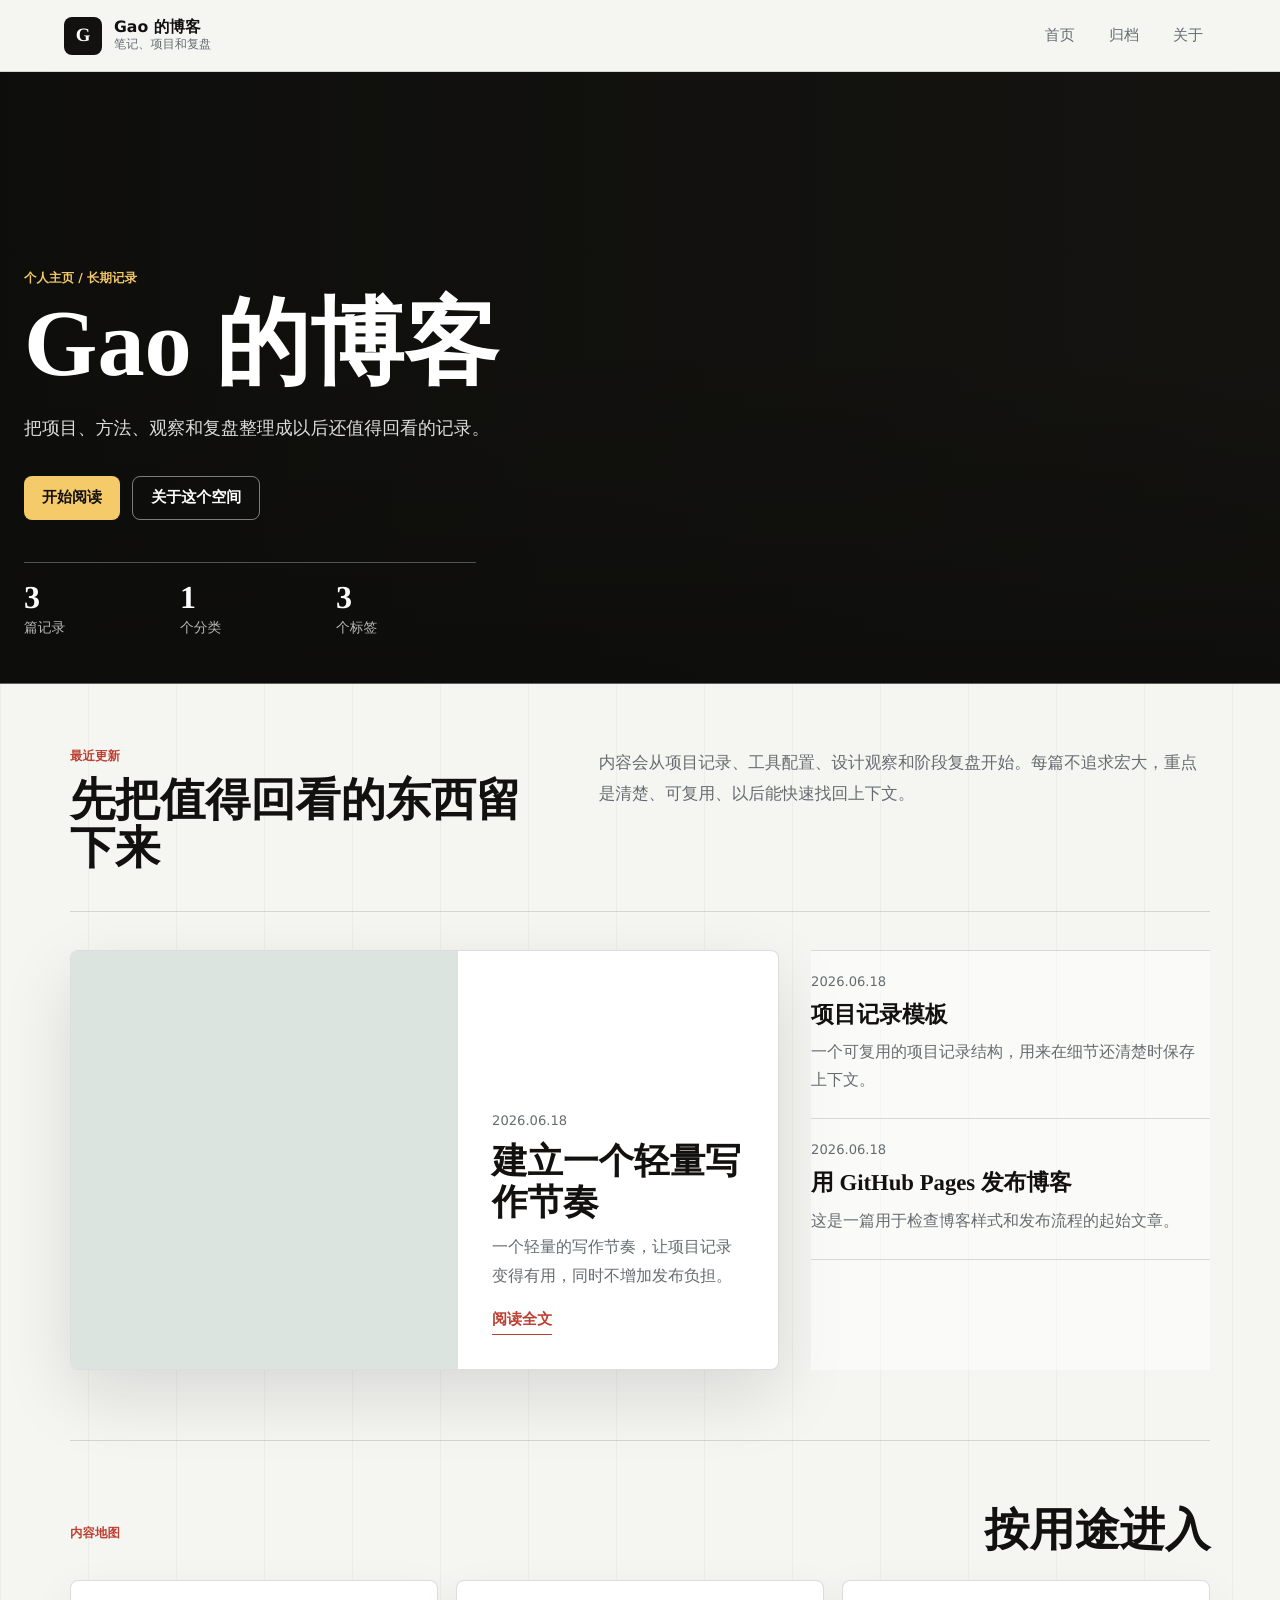
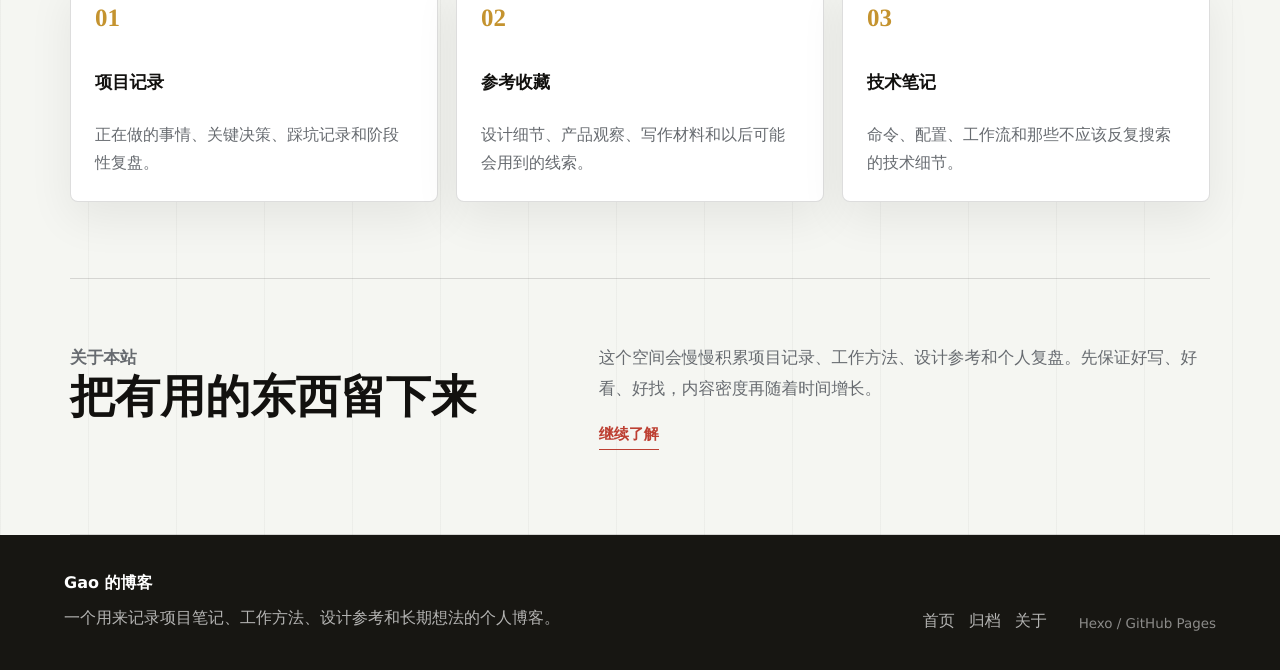
<file: index.html>
<!doctype html>
<html lang="zh-CN">
<head>
  <meta charset="utf-8">
  <meta name="viewport" content="width=device-width, initial-scale=1">
  <title>Gao 的博客</title>
  
    <meta name="description" content="一个用来记录项目笔记、工作方法、设计参考和长期想法的个人博客。">
  
  <meta name="color-scheme" content="light">
  
<link rel="stylesheet" href="/css/main.css">

<meta name="generator" content="Hexo 7.3.0"></head>
<body class="page-default">
  <header class="site-header">
    <a class="brand" href="/" aria-label="Gao 的博客 首页">
      <span class="brand-mark" aria-hidden="true">G</span>
      <span class="brand-copy">
        <span class="brand-text">Gao 的博客</span>
        <span class="brand-subtitle">笔记、项目和复盘</span>
      </span>
    </a>
    <nav class="site-nav" aria-label="主导航">
      
        <a href="/">首页</a>
      
        <a href="/archives/">归档</a>
      
        <a href="/about/">关于</a>
      
    </nav>
  </header>

  <main>
    

<section class="home-hero" style="--hero-image: url('https://images.unsplash.com/photo-1518005020951-eccb494ad742?auto=format&amp;fit=crop&amp;w=2200&amp;q=84')">
  <div class="hero-scrim"></div>
  <div class="hero-content content-wide">
    <div class="hero-copy">
      <p class="eyebrow">个人主页 / 长期记录</p>
      <h1>Gao 的博客</h1>
      <p class="hero-summary">把项目、方法、观察和复盘整理成以后还值得回看的记录。</p>
      <div class="hero-actions">
        <a class="button-primary" href="/archives/">开始阅读</a>
        <a class="button-secondary" href="/about/">关于这个空间</a>
      </div>
    </div>
    <dl class="hero-stats" aria-label="站点概览">
      <div>
        <dt>3</dt>
        <dd>篇记录</dd>
      </div>
      <div>
        <dt>1</dt>
        <dd>个分类</dd>
      </div>
      <div>
        <dt>3</dt>
        <dd>个标签</dd>
      </div>
    </dl>
  </div>
</section>

<section class="content-band editorial-intro">
  <div>
    <p class="section-kicker">最近更新</p>
    <h2>先把值得回看的东西留下来</h2>
  </div>
  <p class="section-copy">内容会从项目记录、工具配置、设计观察和阶段复盘开始。每篇不追求宏大，重点是清楚、可复用、以后能快速找回上下文。</p>
</section>

<section class="content-band feature-layout">
  
    <article class="featured-story">
      
        <a class="featured-image" href="/posts/2026/06/18/building-a-writing-rhythm/" style="background-image: url('https://images.unsplash.com/photo-1455390582262-044cdead277a?auto=format&amp;fit=crop&amp;w=1400&amp;q=80')" aria-label="建立一个轻量写作节奏"></a>
      
      <div class="featured-copy">
        <div class="post-meta">
          <time datetime="2026-06-18">2026.06.18</time>
          
        </div>
        <h3><a href="/posts/2026/06/18/building-a-writing-rhythm/">建立一个轻量写作节奏</a></h3>
        <p>一个轻量的写作节奏，让项目记录变得有用，同时不增加发布负担。</p>
        <a class="text-link" href="/posts/2026/06/18/building-a-writing-rhythm/">阅读全文</a>
      </div>
    </article>
  

  <div class="post-river">
    
      <article class="post-line">
        <div class="post-meta">
          <time datetime="2026-06-18">2026.06.18</time>
          
        </div>
        <h3><a href="/posts/2026/06/18/project-note-template/">项目记录模板</a></h3>
        <p>一个可复用的项目记录结构，用来在细节还清楚时保存上下文。</p>
      </article>
    
      <article class="post-line">
        <div class="post-meta">
          <time datetime="2026-06-18">2026.06.18</time>
          
        </div>
        <h3><a href="/posts/2026/06/18/hello-github-pages/">用 GitHub Pages 发布博客</a></h3>
        <p>这是一篇用于检查博客样式和发布流程的起始文章。</p>
      </article>
    
  </div>
</section>

<section class="content-band topic-section">
  <div class="section-heading">
    <p class="section-kicker">内容地图</p>
    <h2>按用途进入</h2>
  </div>
  <div class="topic-grid">
    
      <a class="topic-card" href="/categories/%E8%AE%B0%E5%BD%95/">
        <span>01</span>
        <h3>项目记录</h3>
        <p>正在做的事情、关键决策、踩坑记录和阶段性复盘。</p>
      </a>
    
      <a class="topic-card" href="/tags/%E7%AC%94%E8%AE%B0/">
        <span>02</span>
        <h3>参考收藏</h3>
        <p>设计细节、产品观察、写作材料和以后可能会用到的线索。</p>
      </a>
    
      <a class="topic-card" href="/tags/Hexo/">
        <span>03</span>
        <h3>技术笔记</h3>
        <p>命令、配置、工作流和那些不应该反复搜索的技术细节。</p>
      </a>
    
  </div>
</section>

<section class="content-band about-preview">
  <div>
    <p class="section-kicker">关于本站</p>
    <h2>把有用的东西留下来</h2>
  </div>
  <div>
    <p>这个空间会慢慢积累项目记录、工作方法、设计参考和个人复盘。先保证好写、好看、好找，内容密度再随着时间增长。</p>
    <a class="text-link" href="/about/">继续了解</a>
  </div>
</section>

  </main>

  <footer class="site-footer">
    <div class="footer-brand">
      <strong>Gao 的博客</strong>
      <p>一个用来记录项目笔记、工作方法、设计参考和长期想法的个人博客。</p>
    </div>
    <div class="footer-links">
      
        <a href="/">首页</a>
      
        <a href="/archives/">归档</a>
      
        <a href="/about/">关于</a>
      
    </div>
    <span class="footer-note">Hexo / GitHub Pages</span>
  </footer>
</body>
</html>
</file>
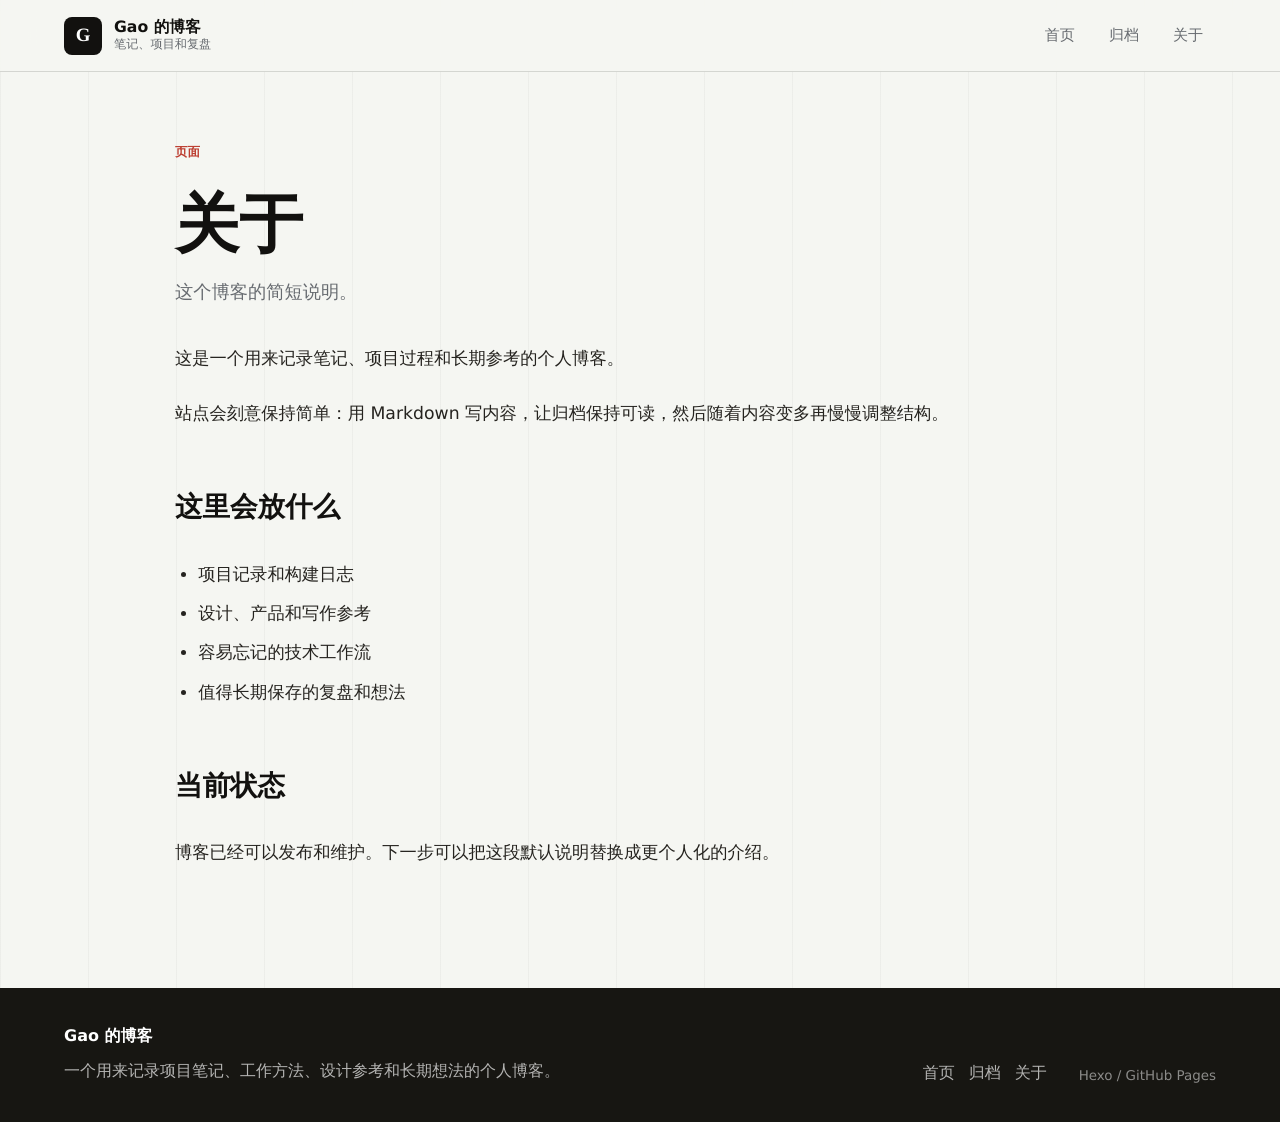
<file: about/index.html>
<!doctype html>
<html lang="zh-CN">
<head>
  <meta charset="utf-8">
  <meta name="viewport" content="width=device-width, initial-scale=1">
  <title>关于 | Gao 的博客</title>
  
    <meta name="description" content="这个博客的简短说明。">
  
  <meta name="color-scheme" content="light">
  
<link rel="stylesheet" href="/css/main.css">

<meta name="generator" content="Hexo 7.3.0"></head>
<body class="page-page">
  <header class="site-header">
    <a class="brand" href="/" aria-label="Gao 的博客 首页">
      <span class="brand-mark" aria-hidden="true">G</span>
      <span class="brand-copy">
        <span class="brand-text">Gao 的博客</span>
        <span class="brand-subtitle">笔记、项目和复盘</span>
      </span>
    </a>
    <nav class="site-nav" aria-label="主导航">
      
        <a href="/">首页</a>
      
        <a href="/archives/">归档</a>
      
        <a href="/about/">关于</a>
      
    </nav>
  </header>

  <main>
    <article class="article-shell page-shell">
  <header class="article-header">
    <p class="section-kicker">页面</p>
    <h1>关于</h1>
    
      <p class="article-deck">这个博客的简短说明。</p>
    
  </header>
  <div class="article-content">
    <p>这是一个用来记录笔记、项目过程和长期参考的个人博客。</p>
<p>站点会刻意保持简单：用 Markdown 写内容，让归档保持可读，然后随着内容变多再慢慢调整结构。</p>
<h2 id="这里会放什么"><a href="#这里会放什么" class="headerlink" title="这里会放什么"></a>这里会放什么</h2><ul>
<li>项目记录和构建日志</li>
<li>设计、产品和写作参考</li>
<li>容易忘记的技术工作流</li>
<li>值得长期保存的复盘和想法</li>
</ul>
<h2 id="当前状态"><a href="#当前状态" class="headerlink" title="当前状态"></a>当前状态</h2><p>博客已经可以发布和维护。下一步可以把这段默认说明替换成更个人化的介绍。</p>

  </div>
</article>

  </main>

  <footer class="site-footer">
    <div class="footer-brand">
      <strong>Gao 的博客</strong>
      <p>一个用来记录项目笔记、工作方法、设计参考和长期想法的个人博客。</p>
    </div>
    <div class="footer-links">
      
        <a href="/">首页</a>
      
        <a href="/archives/">归档</a>
      
        <a href="/about/">关于</a>
      
    </div>
    <span class="footer-note">Hexo / GitHub Pages</span>
  </footer>
</body>
</html>
</file>
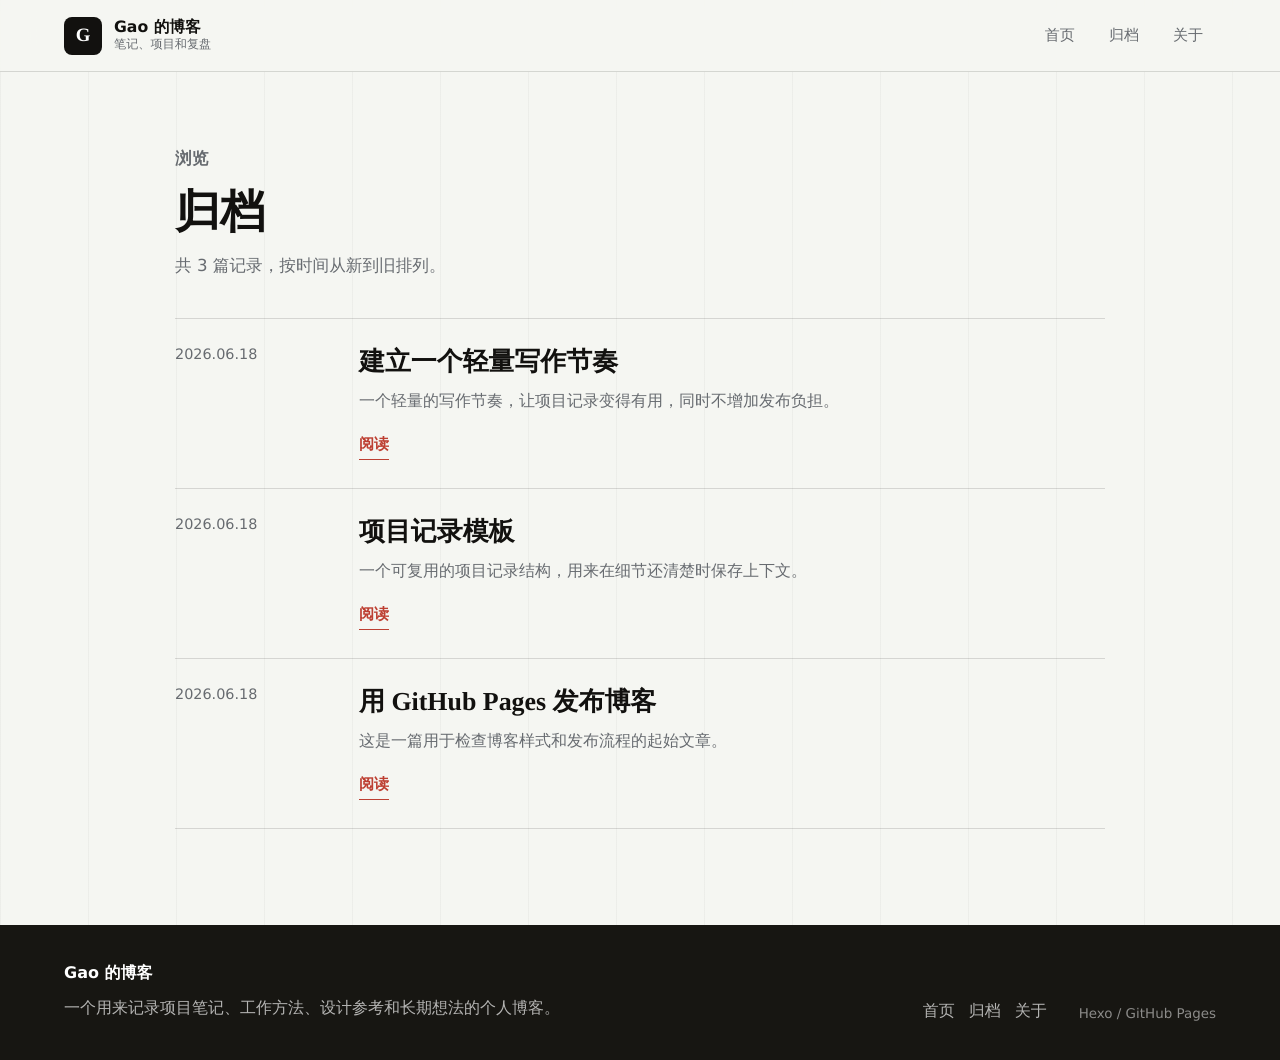
<file: archives/index.html>
<!doctype html>
<html lang="zh-CN">
<head>
  <meta charset="utf-8">
  <meta name="viewport" content="width=device-width, initial-scale=1">
  <title>Gao 的博客</title>
  
    <meta name="description" content="一个用来记录项目笔记、工作方法、设计参考和长期想法的个人博客。">
  
  <meta name="color-scheme" content="light">
  
<link rel="stylesheet" href="/css/main.css">

<meta name="generator" content="Hexo 7.3.0"></head>
<body class="page-default">
  <header class="site-header">
    <a class="brand" href="/" aria-label="Gao 的博客 首页">
      <span class="brand-mark" aria-hidden="true">G</span>
      <span class="brand-copy">
        <span class="brand-text">Gao 的博客</span>
        <span class="brand-subtitle">笔记、项目和复盘</span>
      </span>
    </a>
    <nav class="site-nav" aria-label="主导航">
      
        <a href="/">首页</a>
      
        <a href="/archives/">归档</a>
      
        <a href="/about/">关于</a>
      
    </nav>
  </header>

  <main>
    
<section class="listing-shell">
  <header class="listing-header">
    <p class="section-kicker">浏览</p>
    <h1>归档</h1>
    <p>共 3 篇记录，按时间从新到旧排列。</p>
  </header>

  <div class="archive-list">
    
      <article class="archive-item">
        <div class="archive-date">
          <time datetime="2026-06-18">2026.06.18</time>
          
        </div>
        <div class="archive-copy">
          <h2><a href="/posts/2026/06/18/building-a-writing-rhythm/">建立一个轻量写作节奏</a></h2>
          <p>一个轻量的写作节奏，让项目记录变得有用，同时不增加发布负担。</p>
          <a class="archive-link" href="/posts/2026/06/18/building-a-writing-rhythm/">阅读</a>
        </div>
      </article>
    
      <article class="archive-item">
        <div class="archive-date">
          <time datetime="2026-06-18">2026.06.18</time>
          
        </div>
        <div class="archive-copy">
          <h2><a href="/posts/2026/06/18/project-note-template/">项目记录模板</a></h2>
          <p>一个可复用的项目记录结构，用来在细节还清楚时保存上下文。</p>
          <a class="archive-link" href="/posts/2026/06/18/project-note-template/">阅读</a>
        </div>
      </article>
    
      <article class="archive-item">
        <div class="archive-date">
          <time datetime="2026-06-18">2026.06.18</time>
          
        </div>
        <div class="archive-copy">
          <h2><a href="/posts/2026/06/18/hello-github-pages/">用 GitHub Pages 发布博客</a></h2>
          <p>这是一篇用于检查博客样式和发布流程的起始文章。</p>
          <a class="archive-link" href="/posts/2026/06/18/hello-github-pages/">阅读</a>
        </div>
      </article>
    
  </div>
</section>

  </main>

  <footer class="site-footer">
    <div class="footer-brand">
      <strong>Gao 的博客</strong>
      <p>一个用来记录项目笔记、工作方法、设计参考和长期想法的个人博客。</p>
    </div>
    <div class="footer-links">
      
        <a href="/">首页</a>
      
        <a href="/archives/">归档</a>
      
        <a href="/about/">关于</a>
      
    </div>
    <span class="footer-note">Hexo / GitHub Pages</span>
  </footer>
</body>
</html>
</file>
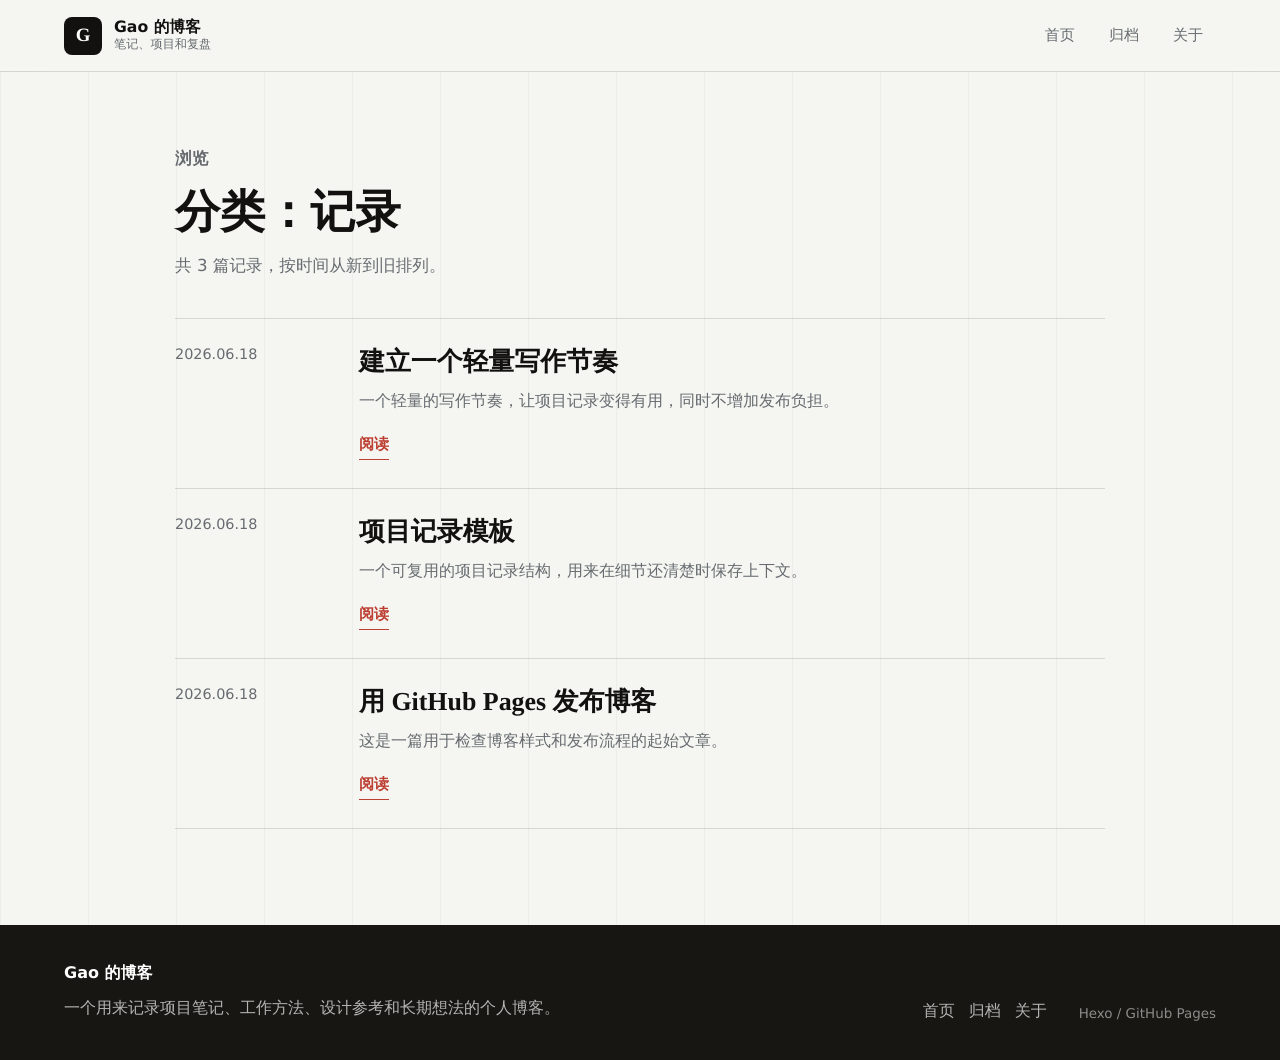
<file: categories/记录/index.html>
<!doctype html>
<html lang="zh-CN">
<head>
  <meta charset="utf-8">
  <meta name="viewport" content="width=device-width, initial-scale=1">
  <title>Gao 的博客</title>
  
    <meta name="description" content="一个用来记录项目笔记、工作方法、设计参考和长期想法的个人博客。">
  
  <meta name="color-scheme" content="light">
  
<link rel="stylesheet" href="/css/main.css">

<meta name="generator" content="Hexo 7.3.0"></head>
<body class="page-default">
  <header class="site-header">
    <a class="brand" href="/" aria-label="Gao 的博客 首页">
      <span class="brand-mark" aria-hidden="true">G</span>
      <span class="brand-copy">
        <span class="brand-text">Gao 的博客</span>
        <span class="brand-subtitle">笔记、项目和复盘</span>
      </span>
    </a>
    <nav class="site-nav" aria-label="主导航">
      
        <a href="/">首页</a>
      
        <a href="/archives/">归档</a>
      
        <a href="/about/">关于</a>
      
    </nav>
  </header>

  <main>
    
<section class="listing-shell">
  <header class="listing-header">
    <p class="section-kicker">浏览</p>
    <h1>分类：记录</h1>
    <p>共 3 篇记录，按时间从新到旧排列。</p>
  </header>

  <div class="archive-list">
    
      <article class="archive-item">
        <div class="archive-date">
          <time datetime="2026-06-18">2026.06.18</time>
          
        </div>
        <div class="archive-copy">
          <h2><a href="/posts/2026/06/18/building-a-writing-rhythm/">建立一个轻量写作节奏</a></h2>
          <p>一个轻量的写作节奏，让项目记录变得有用，同时不增加发布负担。</p>
          <a class="archive-link" href="/posts/2026/06/18/building-a-writing-rhythm/">阅读</a>
        </div>
      </article>
    
      <article class="archive-item">
        <div class="archive-date">
          <time datetime="2026-06-18">2026.06.18</time>
          
        </div>
        <div class="archive-copy">
          <h2><a href="/posts/2026/06/18/project-note-template/">项目记录模板</a></h2>
          <p>一个可复用的项目记录结构，用来在细节还清楚时保存上下文。</p>
          <a class="archive-link" href="/posts/2026/06/18/project-note-template/">阅读</a>
        </div>
      </article>
    
      <article class="archive-item">
        <div class="archive-date">
          <time datetime="2026-06-18">2026.06.18</time>
          
        </div>
        <div class="archive-copy">
          <h2><a href="/posts/2026/06/18/hello-github-pages/">用 GitHub Pages 发布博客</a></h2>
          <p>这是一篇用于检查博客样式和发布流程的起始文章。</p>
          <a class="archive-link" href="/posts/2026/06/18/hello-github-pages/">阅读</a>
        </div>
      </article>
    
  </div>
</section>


  </main>

  <footer class="site-footer">
    <div class="footer-brand">
      <strong>Gao 的博客</strong>
      <p>一个用来记录项目笔记、工作方法、设计参考和长期想法的个人博客。</p>
    </div>
    <div class="footer-links">
      
        <a href="/">首页</a>
      
        <a href="/archives/">归档</a>
      
        <a href="/about/">关于</a>
      
    </div>
    <span class="footer-note">Hexo / GitHub Pages</span>
  </footer>
</body>
</html>
</file>
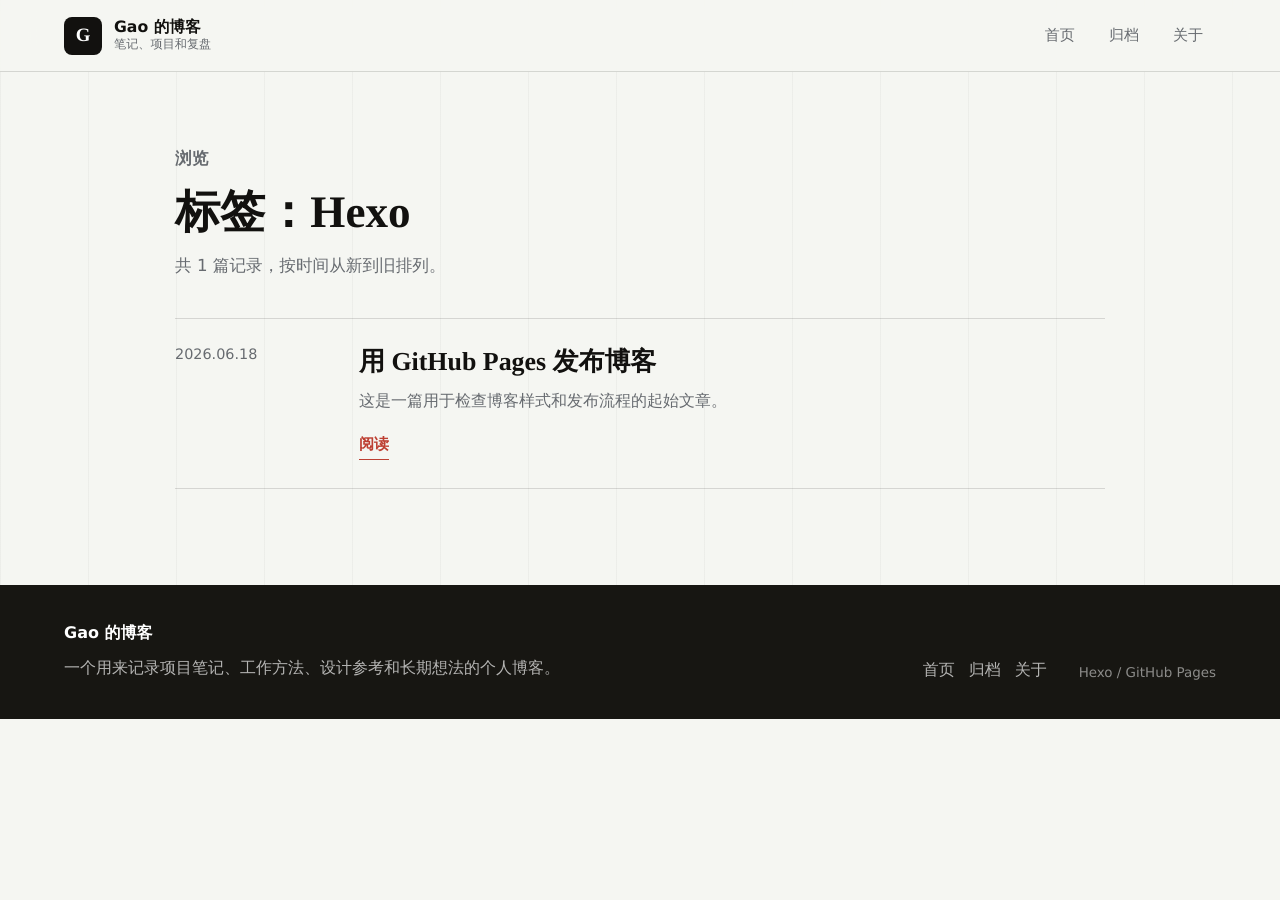
<file: tags/Hexo/index.html>
<!doctype html>
<html lang="zh-CN">
<head>
  <meta charset="utf-8">
  <meta name="viewport" content="width=device-width, initial-scale=1">
  <title>Gao 的博客</title>
  
    <meta name="description" content="一个用来记录项目笔记、工作方法、设计参考和长期想法的个人博客。">
  
  <meta name="color-scheme" content="light">
  
<link rel="stylesheet" href="/css/main.css">

<meta name="generator" content="Hexo 7.3.0"></head>
<body class="page-default">
  <header class="site-header">
    <a class="brand" href="/" aria-label="Gao 的博客 首页">
      <span class="brand-mark" aria-hidden="true">G</span>
      <span class="brand-copy">
        <span class="brand-text">Gao 的博客</span>
        <span class="brand-subtitle">笔记、项目和复盘</span>
      </span>
    </a>
    <nav class="site-nav" aria-label="主导航">
      
        <a href="/">首页</a>
      
        <a href="/archives/">归档</a>
      
        <a href="/about/">关于</a>
      
    </nav>
  </header>

  <main>
    
<section class="listing-shell">
  <header class="listing-header">
    <p class="section-kicker">浏览</p>
    <h1>标签：Hexo</h1>
    <p>共 1 篇记录，按时间从新到旧排列。</p>
  </header>

  <div class="archive-list">
    
      <article class="archive-item">
        <div class="archive-date">
          <time datetime="2026-06-18">2026.06.18</time>
          
        </div>
        <div class="archive-copy">
          <h2><a href="/posts/2026/06/18/hello-github-pages/">用 GitHub Pages 发布博客</a></h2>
          <p>这是一篇用于检查博客样式和发布流程的起始文章。</p>
          <a class="archive-link" href="/posts/2026/06/18/hello-github-pages/">阅读</a>
        </div>
      </article>
    
  </div>
</section>


  </main>

  <footer class="site-footer">
    <div class="footer-brand">
      <strong>Gao 的博客</strong>
      <p>一个用来记录项目笔记、工作方法、设计参考和长期想法的个人博客。</p>
    </div>
    <div class="footer-links">
      
        <a href="/">首页</a>
      
        <a href="/archives/">归档</a>
      
        <a href="/about/">关于</a>
      
    </div>
    <span class="footer-note">Hexo / GitHub Pages</span>
  </footer>
</body>
</html>
</file>
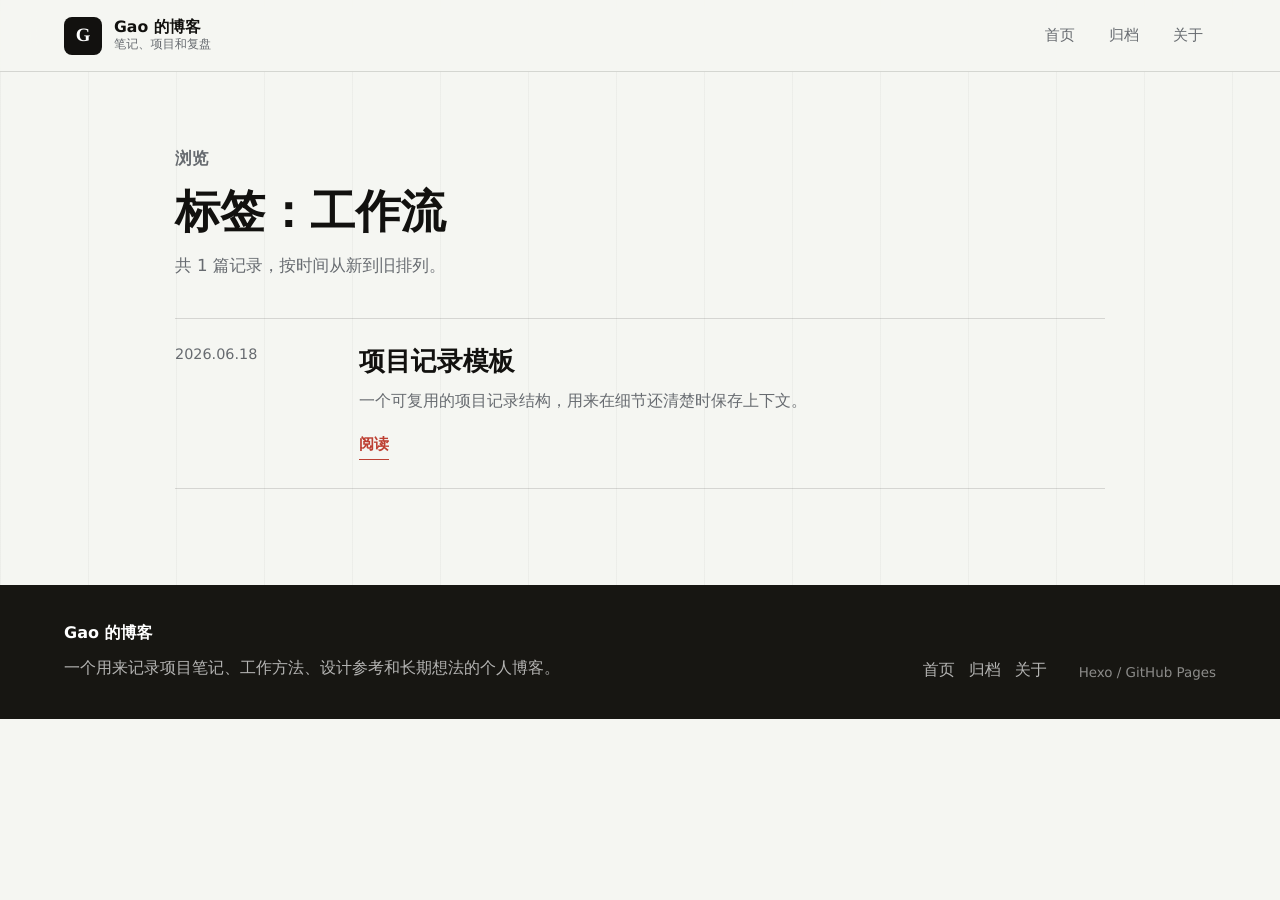
<file: tags/工作流/index.html>
<!doctype html>
<html lang="zh-CN">
<head>
  <meta charset="utf-8">
  <meta name="viewport" content="width=device-width, initial-scale=1">
  <title>Gao 的博客</title>
  
    <meta name="description" content="一个用来记录项目笔记、工作方法、设计参考和长期想法的个人博客。">
  
  <meta name="color-scheme" content="light">
  
<link rel="stylesheet" href="/css/main.css">

<meta name="generator" content="Hexo 7.3.0"></head>
<body class="page-default">
  <header class="site-header">
    <a class="brand" href="/" aria-label="Gao 的博客 首页">
      <span class="brand-mark" aria-hidden="true">G</span>
      <span class="brand-copy">
        <span class="brand-text">Gao 的博客</span>
        <span class="brand-subtitle">笔记、项目和复盘</span>
      </span>
    </a>
    <nav class="site-nav" aria-label="主导航">
      
        <a href="/">首页</a>
      
        <a href="/archives/">归档</a>
      
        <a href="/about/">关于</a>
      
    </nav>
  </header>

  <main>
    
<section class="listing-shell">
  <header class="listing-header">
    <p class="section-kicker">浏览</p>
    <h1>标签：工作流</h1>
    <p>共 1 篇记录，按时间从新到旧排列。</p>
  </header>

  <div class="archive-list">
    
      <article class="archive-item">
        <div class="archive-date">
          <time datetime="2026-06-18">2026.06.18</time>
          
        </div>
        <div class="archive-copy">
          <h2><a href="/posts/2026/06/18/project-note-template/">项目记录模板</a></h2>
          <p>一个可复用的项目记录结构，用来在细节还清楚时保存上下文。</p>
          <a class="archive-link" href="/posts/2026/06/18/project-note-template/">阅读</a>
        </div>
      </article>
    
  </div>
</section>


  </main>

  <footer class="site-footer">
    <div class="footer-brand">
      <strong>Gao 的博客</strong>
      <p>一个用来记录项目笔记、工作方法、设计参考和长期想法的个人博客。</p>
    </div>
    <div class="footer-links">
      
        <a href="/">首页</a>
      
        <a href="/archives/">归档</a>
      
        <a href="/about/">关于</a>
      
    </div>
    <span class="footer-note">Hexo / GitHub Pages</span>
  </footer>
</body>
</html>
</file>
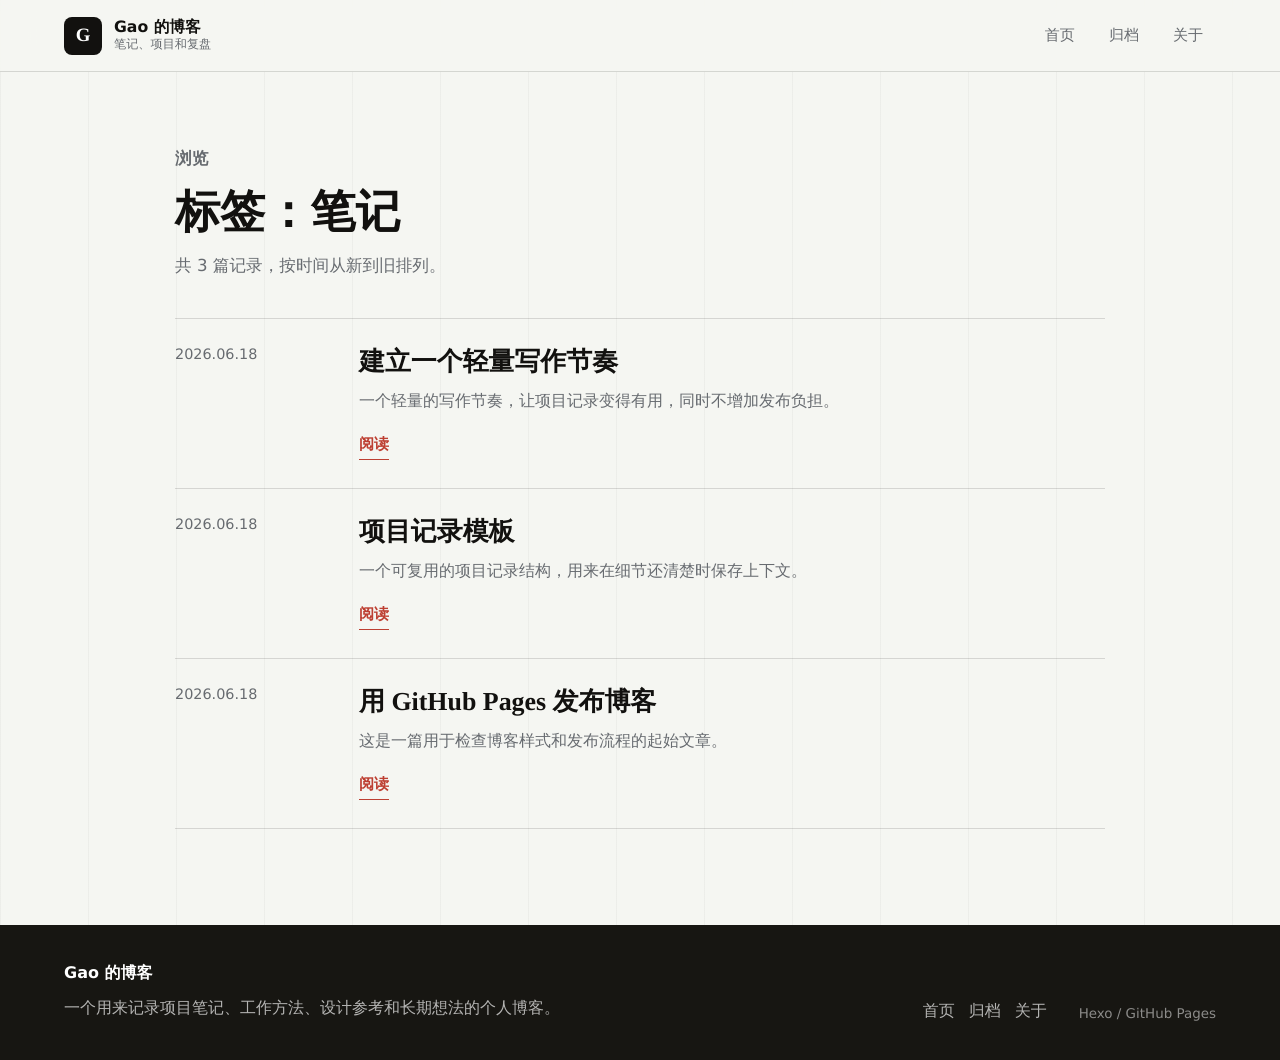
<file: tags/笔记/index.html>
<!doctype html>
<html lang="zh-CN">
<head>
  <meta charset="utf-8">
  <meta name="viewport" content="width=device-width, initial-scale=1">
  <title>Gao 的博客</title>
  
    <meta name="description" content="一个用来记录项目笔记、工作方法、设计参考和长期想法的个人博客。">
  
  <meta name="color-scheme" content="light">
  
<link rel="stylesheet" href="/css/main.css">

<meta name="generator" content="Hexo 7.3.0"></head>
<body class="page-default">
  <header class="site-header">
    <a class="brand" href="/" aria-label="Gao 的博客 首页">
      <span class="brand-mark" aria-hidden="true">G</span>
      <span class="brand-copy">
        <span class="brand-text">Gao 的博客</span>
        <span class="brand-subtitle">笔记、项目和复盘</span>
      </span>
    </a>
    <nav class="site-nav" aria-label="主导航">
      
        <a href="/">首页</a>
      
        <a href="/archives/">归档</a>
      
        <a href="/about/">关于</a>
      
    </nav>
  </header>

  <main>
    
<section class="listing-shell">
  <header class="listing-header">
    <p class="section-kicker">浏览</p>
    <h1>标签：笔记</h1>
    <p>共 3 篇记录，按时间从新到旧排列。</p>
  </header>

  <div class="archive-list">
    
      <article class="archive-item">
        <div class="archive-date">
          <time datetime="2026-06-18">2026.06.18</time>
          
        </div>
        <div class="archive-copy">
          <h2><a href="/posts/2026/06/18/building-a-writing-rhythm/">建立一个轻量写作节奏</a></h2>
          <p>一个轻量的写作节奏，让项目记录变得有用，同时不增加发布负担。</p>
          <a class="archive-link" href="/posts/2026/06/18/building-a-writing-rhythm/">阅读</a>
        </div>
      </article>
    
      <article class="archive-item">
        <div class="archive-date">
          <time datetime="2026-06-18">2026.06.18</time>
          
        </div>
        <div class="archive-copy">
          <h2><a href="/posts/2026/06/18/project-note-template/">项目记录模板</a></h2>
          <p>一个可复用的项目记录结构，用来在细节还清楚时保存上下文。</p>
          <a class="archive-link" href="/posts/2026/06/18/project-note-template/">阅读</a>
        </div>
      </article>
    
      <article class="archive-item">
        <div class="archive-date">
          <time datetime="2026-06-18">2026.06.18</time>
          
        </div>
        <div class="archive-copy">
          <h2><a href="/posts/2026/06/18/hello-github-pages/">用 GitHub Pages 发布博客</a></h2>
          <p>这是一篇用于检查博客样式和发布流程的起始文章。</p>
          <a class="archive-link" href="/posts/2026/06/18/hello-github-pages/">阅读</a>
        </div>
      </article>
    
  </div>
</section>


  </main>

  <footer class="site-footer">
    <div class="footer-brand">
      <strong>Gao 的博客</strong>
      <p>一个用来记录项目笔记、工作方法、设计参考和长期想法的个人博客。</p>
    </div>
    <div class="footer-links">
      
        <a href="/">首页</a>
      
        <a href="/archives/">归档</a>
      
        <a href="/about/">关于</a>
      
    </div>
    <span class="footer-note">Hexo / GitHub Pages</span>
  </footer>
</body>
</html>
</file>
<file: css/main.css>
:root {
  --bg: #f5f6f2;
  --paper: #fffdf8;
  --paper-strong: #fff;
  --ink: #12110f;
  --ink-soft: #27231f;
  --muted: #676b70;
  --line: rgba(18,17,15,0.14);
  --line-strong: rgba(18,17,15,0.24);
  --accent: #bd3f32;
  --accent-2: #0f7472;
  --accent-3: #c4932f;
  --deep: #171612;
  --shadow: 0 26px 70px rgba(18,17,15,0.12);
  --sans: Inter, ui-sans-serif, system-ui, -apple-system, BlinkMacSystemFont, "Segoe UI", "PingFang SC", "Microsoft YaHei", sans-serif;
  --serif: "Songti SC", "Noto Serif CJK SC", "Source Han Serif SC", Georgia, "Times New Roman", serif;
}
* {
  box-sizing: border-box;
}
html {
  background: var(--bg);
  color: var(--ink);
  font-family: var(--sans);
  letter-spacing: 0;
  text-rendering: geometricPrecision;
}
body {
  margin: 0;
  min-width: 320px;
  background: linear-gradient(90deg, rgba(18,17,15,0.035) 1px, transparent 1px), var(--bg);
  background-size: 88px 88px;
}
a {
  color: inherit;
  text-decoration: none;
}
img {
  display: block;
  max-width: 100%;
}
::selection {
  color: #fff;
  background: var(--accent);
}
.content-wide,
.content-band,
.article-shell,
.listing-shell {
  width: calc(100% - 48px);
  margin-right: auto;
  margin-left: auto;
}
.content-wide {
  max-width: 1240px;
}
.content-band {
  max-width: 1140px;
}
.site-header {
  position: sticky;
  top: 0;
  z-index: 20;
  display: flex;
  align-items: center;
  justify-content: space-between;
  gap: 24px;
  min-height: 72px;
  padding: 14px clamp(24px, 5vw, 72px);
  background: rgba(245,246,242,0.88);
  border-bottom: 1px solid var(--line);
  backdrop-filter: blur(18px);
}
.brand {
  display: inline-flex;
  align-items: center;
  gap: 12px;
  min-width: 0;
}
.brand-mark {
  display: inline-grid;
  flex: 0 0 auto;
  width: 38px;
  height: 38px;
  place-items: center;
  color: #fff;
  background: var(--ink);
  border-radius: 8px;
  font-family: var(--serif);
  font-size: 1.18rem;
  font-weight: 700;
}
.brand-copy {
  display: grid;
  min-width: 0;
}
.brand-text {
  overflow: hidden;
  font-size: 0.98rem;
  font-weight: 760;
  line-height: 1.2;
  text-overflow: ellipsis;
  white-space: nowrap;
}
.brand-subtitle {
  color: var(--muted);
  font-size: 0.76rem;
  line-height: 1.3;
}
.site-nav {
  display: flex;
  align-items: center;
  gap: 8px;
  color: var(--muted);
  font-size: 0.94rem;
}
.site-nav a {
  min-height: 38px;
  padding: 9px 12px;
  border: 1px solid transparent;
  border-radius: 8px;
}
.site-nav a:hover {
  color: var(--ink);
  background: rgba(255,255,255,0.58);
  border-color: var(--line);
}
.home-hero {
  position: relative;
  display: flex;
  min-height: 68dvh;
  align-items: flex-end;
  overflow: hidden;
  padding: 92px 0 46px;
  isolation: isolate;
  background-color: var(--deep);
  background-image: var(--hero-image);
  background-position: center;
  background-size: cover;
}
.home-hero::after {
  position: absolute;
  right: 0;
  bottom: 0;
  left: 0;
  height: 1px;
  content: "";
  background: rgba(255,255,255,0.34);
}
.hero-scrim {
  position: absolute;
  inset: 0;
  z-index: -1;
  background: linear-gradient(90deg, rgba(12,12,10,0.82), rgba(12,12,10,0.48) 46%, rgba(12,12,10,0.2)), linear-gradient(0deg, rgba(12,12,10,0.74), rgba(12,12,10,0.12) 54%);
}
.hero-content {
  display: grid;
  grid-template-columns: minmax(0, 1fr);
  gap: 42px;
  color: #fff;
}
.hero-copy {
  max-width: 760px;
}
.eyebrow,
.section-kicker {
  margin: 0 0 12px;
  color: var(--accent);
  font-size: 0.78rem;
  font-weight: 800;
  letter-spacing: 0;
}
.home-hero .eyebrow {
  color: #f2c768;
}
.hero-copy h1 {
  max-width: 780px;
  margin: 0;
  font-family: var(--serif);
  font-size: 5.9rem;
  font-weight: 600;
  line-height: 0.96;
  letter-spacing: 0;
}
.hero-summary {
  max-width: 650px;
  margin: 24px 0 0;
  color: rgba(255,255,255,0.86);
  font-size: 1.12rem;
  line-height: 1.82;
}
.hero-actions {
  display: flex;
  flex-wrap: wrap;
  gap: 12px;
  margin-top: 30px;
}
.button-primary,
.button-secondary {
  display: inline-flex;
  align-items: center;
  justify-content: center;
  min-height: 44px;
  padding: 0 18px;
  border-radius: 8px;
  font-size: 0.94rem;
  font-weight: 780;
}
.button-primary {
  color: var(--ink);
  background: #f5ca69;
}
.button-primary:hover {
  background: #ffd875;
}
.button-secondary {
  color: #fff;
  border: 1px solid rgba(255,255,255,0.46);
}
.button-secondary:hover {
  border-color: rgba(255,255,255,0.78);
  background: rgba(255,255,255,0.12);
}
.hero-stats {
  display: grid;
  grid-template-columns: repeat(3, minmax(0, 140px));
  gap: 16px;
  width: fit-content;
  margin: 0;
  padding-top: 18px;
  border-top: 1px solid rgba(255,255,255,0.28);
}
.hero-stats div {
  min-width: 0;
}
.hero-stats dt,
.hero-stats dd {
  margin: 0;
}
.hero-stats dt {
  font-family: var(--serif);
  font-size: 2rem;
  font-weight: 600;
  line-height: 1;
}
.hero-stats dd {
  margin-top: 7px;
  color: rgba(255,255,255,0.7);
  font-size: 0.86rem;
}
.editorial-intro,
.about-preview {
  display: grid;
  grid-template-columns: minmax(0, 0.85fr) minmax(0, 1.15fr);
  gap: clamp(30px, 6vw, 86px);
  padding: 64px 0 38px;
  border-bottom: 1px solid var(--line);
}
.editorial-intro h2,
.section-heading h2,
.about-preview h2,
.listing-header h1 {
  margin: 0;
  font-family: var(--serif);
  font-size: 2.82rem;
  font-weight: 600;
  line-height: 1.06;
  letter-spacing: 0;
}
.section-copy,
.about-preview p,
.listing-header p {
  margin: 0;
  color: var(--muted);
  font-size: 1.04rem;
  line-height: 1.86;
}
.feature-layout {
  display: grid;
  grid-template-columns: minmax(0, 1.28fr) minmax(320px, 0.72fr);
  gap: 32px;
  padding: 38px 0 70px;
}
.featured-story {
  display: grid;
  grid-template-columns: minmax(0, 1.04fr) minmax(280px, 0.86fr);
  min-height: 420px;
  overflow: hidden;
  background: var(--paper-strong);
  border: 1px solid var(--line);
  border-radius: 8px;
  box-shadow: var(--shadow);
}
.featured-image {
  display: block;
  min-height: 100%;
  background-color: #dce4df;
  background-position: center;
  background-size: cover;
}
.featured-copy {
  display: flex;
  flex-direction: column;
  justify-content: flex-end;
  padding: 34px;
}
.post-meta,
.article-kicker {
  display: flex;
  flex-wrap: wrap;
  gap: 10px;
  align-items: center;
  color: var(--muted);
  font-size: 0.82rem;
}
.post-meta span,
.article-kicker a,
.article-kicker span {
  color: var(--accent-2);
}
.featured-copy h3,
.post-line h3,
.archive-item h2 {
  margin: 12px 0 10px;
  font-family: var(--serif);
  font-weight: 600;
  line-height: 1.16;
  letter-spacing: 0;
}
.featured-copy h3 {
  font-size: 2.22rem;
}
.featured-copy p,
.post-line p,
.topic-card p,
.archive-item p {
  margin: 0;
  color: var(--muted);
  line-height: 1.76;
}
.post-river {
  display: grid;
  align-content: start;
  gap: 0;
  background: rgba(255,255,255,0.46);
  border-top: 1px solid var(--line);
}
.post-line {
  padding: 24px 0;
  border-bottom: 1px solid var(--line);
}
.post-line h3 {
  font-size: 1.42rem;
}
.post-line a:hover,
.featured-copy a:hover,
.archive-copy a:hover {
  color: var(--accent);
}
.topic-section {
  padding: 66px 0 76px;
  border-top: 1px solid var(--line);
}
.section-heading {
  display: flex;
  align-items: end;
  justify-content: space-between;
  gap: 24px;
  margin-bottom: 26px;
}
.topic-grid {
  display: grid;
  grid-template-columns: repeat(3, minmax(0, 1fr));
  gap: 18px;
}
.topic-card {
  display: grid;
  min-height: 222px;
  align-content: space-between;
  padding: 24px;
  background: var(--paper-strong);
  border: 1px solid var(--line);
  border-radius: 8px;
  box-shadow: 0 16px 46px rgba(18,17,15,0.07);
  transition: transform 160ms ease, border-color 160ms ease, box-shadow 160ms ease;
}
.topic-card:hover {
  transform: translateY(-3px);
  border-color: rgba(15,116,114,0.48);
  box-shadow: 0 22px 54px rgba(18,17,15,0.11);
}
.topic-card span {
  color: var(--accent-3);
  font-family: var(--serif);
  font-size: 1.56rem;
  font-weight: 650;
}
.topic-card h3 {
  margin: 22px 0 10px;
  font-size: 1.08rem;
}
.about-preview {
  padding-bottom: 84px;
  border-top: 1px solid var(--line);
}
.text-link,
.archive-link {
  display: inline-flex;
  width: fit-content;
  margin-top: 20px;
  color: var(--accent);
  font-size: 0.94rem;
  font-weight: 800;
  border-bottom: 1px solid currentColor;
  padding-bottom: 4px;
}
.article-shell,
.listing-shell {
  max-width: 930px;
  padding: 72px 0 96px;
}
.article-header {
  display: grid;
  gap: 18px;
  margin-bottom: 34px;
}
.article-header h1 {
  max-width: 900px;
  margin: 0;
  font-family: var(--serif);
  font-size: 4rem;
  font-weight: 650;
  line-height: 1.05;
  letter-spacing: 0;
}
.article-deck {
  max-width: 760px;
  margin: 0;
  color: var(--muted);
  font-size: 1.14rem;
  line-height: 1.82;
}
.article-meta-panel {
  display: grid;
  grid-template-columns: repeat(3, minmax(0, 1fr));
  gap: 14px;
  margin-top: 10px;
  padding: 18px 0;
  border-top: 1px solid var(--line);
  border-bottom: 1px solid var(--line);
}
.article-meta-panel div {
  min-width: 0;
}
.article-meta-panel span,
.article-meta-panel strong {
  display: block;
}
.article-meta-panel span {
  margin-bottom: 7px;
  color: var(--muted);
  font-size: 0.78rem;
}
.article-meta-panel strong {
  overflow: hidden;
  font-size: 0.94rem;
  font-weight: 760;
  text-overflow: ellipsis;
  white-space: nowrap;
}
.tag-row {
  display: flex;
  flex-wrap: wrap;
  gap: 10px;
  margin-top: 34px;
}
.tag-row a {
  min-height: 34px;
  padding: 8px 12px;
  color: var(--accent-2);
  background: rgba(15,116,114,0.08);
  border: 1px solid rgba(15,116,114,0.2);
  border-radius: 8px;
  font-size: 0.86rem;
  font-weight: 760;
}
.article-cover {
  margin: 0 0 42px;
  overflow: hidden;
  border: 1px solid var(--line);
  border-radius: 8px;
  box-shadow: var(--shadow);
}
.article-cover img {
  width: 100%;
  aspect-ratio: 16/9;
  object-fit: cover;
}
.article-content {
  color: #25231f;
  font-size: 1.08rem;
  line-height: 1.92;
}
.article-content > * {
  margin-top: 0;
  margin-bottom: 1.25em;
}
.article-content h2,
.article-content h3,
.article-content h4 {
  color: var(--ink);
  font-family: var(--serif);
  font-weight: 650;
  line-height: 1.24;
  letter-spacing: 0;
}
.article-content h2 {
  margin-top: 2.15em;
  font-size: 1.72rem;
}
.article-content h3 {
  margin-top: 1.75em;
  font-size: 1.32rem;
}
.article-content a {
  color: var(--accent);
  border-bottom: 1px solid rgba(189,63,50,0.38);
}
.article-content ul,
.article-content ol {
  padding-left: 1.35em;
}
.article-content li + li {
  margin-top: 0.35em;
}
.article-content blockquote {
  margin-left: 0;
  padding: 20px 22px;
  color: #243634;
  background: rgba(15,116,114,0.08);
  border-left: 4px solid var(--accent-2);
  border-radius: 8px;
}
.article-content code {
  font-family: "SFMono-Regular", Consolas, "Liberation Mono", monospace;
  font-size: 0.9em;
}
.article-content :not(pre) > code {
  padding: 0.12em 0.34em;
  background: rgba(196,147,47,0.16);
  border-radius: 5px;
}
.article-content pre {
  overflow-x: auto;
  padding: 18px;
  color: #eef4ef;
  background: #151715;
  border: 1px solid rgba(255,255,255,0.08);
  border-radius: 8px;
  font-size: 0.92rem;
  line-height: 1.72;
}
.article-pagination {
  display: grid;
  grid-template-columns: repeat(2, minmax(0, 1fr));
  gap: 16px;
  margin-top: 54px;
}
.article-pagination a {
  display: block;
  min-height: 112px;
  padding: 20px;
  background: var(--paper-strong);
  border: 1px solid var(--line);
  border-radius: 8px;
}
.article-pagination a:hover {
  border-color: rgba(189,63,50,0.42);
}
.article-pagination span {
  display: block;
  margin-bottom: 8px;
  color: var(--muted);
  font-size: 0.82rem;
}
.article-pagination strong {
  display: block;
  font-family: var(--serif);
  font-size: 1.16rem;
  line-height: 1.32;
}
.listing-header {
  display: grid;
  gap: 14px;
  margin-bottom: 36px;
}
.archive-list {
  display: grid;
  gap: 0;
  border-top: 1px solid var(--line);
}
.archive-item {
  display: grid;
  grid-template-columns: 150px minmax(0, 1fr);
  gap: 34px;
  padding: 28px 0;
  border-bottom: 1px solid var(--line);
}
.archive-date {
  display: grid;
  align-content: start;
  gap: 8px;
}
.archive-date time {
  color: var(--muted);
  font-size: 0.9rem;
}
.archive-date span {
  width: fit-content;
  padding: 5px 8px;
  color: var(--accent-2);
  background: rgba(15,116,114,0.08);
  border-radius: 8px;
  font-size: 0.78rem;
  font-weight: 760;
}
.archive-item h2 {
  margin-top: 0;
  font-size: 1.62rem;
}
.site-footer {
  display: grid;
  grid-template-columns: minmax(0, 1fr) auto auto;
  gap: 32px;
  align-items: end;
  padding: 38px clamp(24px, 5vw, 72px);
  color: rgba(255,255,255,0.68);
  background: var(--deep);
}
.footer-brand {
  max-width: 560px;
}
.site-footer strong {
  color: #fff;
}
.site-footer p {
  margin: 10px 0 0;
  line-height: 1.7;
}
.footer-links {
  display: flex;
  flex-wrap: wrap;
  gap: 14px;
}
.footer-links a:hover {
  color: #fff;
}
.footer-note {
  color: rgba(255,255,255,0.5);
  font-size: 0.84rem;
}
@media (max-width: 980px) {
  .hero-copy h1 {
    font-size: 4.4rem;
  }
  .feature-layout,
  .featured-story,
  .editorial-intro,
  .about-preview {
    grid-template-columns: 1fr;
  }
  .featured-image {
    aspect-ratio: 16/10;
  }
  .post-river {
    background: transparent;
  }
  .topic-grid {
    grid-template-columns: 1fr;
  }
  .site-footer {
    grid-template-columns: 1fr;
    align-items: start;
  }
}
@media (max-width: 720px) {
  .content-wide,
  .content-band,
  .article-shell,
  .listing-shell {
    width: calc(100% - 32px);
  }
  .site-header {
    position: static;
    align-items: flex-start;
    flex-direction: column;
    padding: 16px;
  }
  .site-nav {
    width: 100%;
    overflow-x: auto;
    padding-bottom: 2px;
  }
  .site-nav a {
    flex: 0 0 auto;
  }
  .home-hero {
    min-height: 72dvh;
    padding: 64px 0 36px;
  }
  .hero-copy h1 {
    font-size: 3.25rem;
  }
  .hero-summary {
    font-size: 1rem;
  }
  .hero-stats {
    grid-template-columns: repeat(3, minmax(0, 1fr));
    width: 100%;
  }
  .hero-stats dt {
    font-size: 1.54rem;
  }
  .editorial-intro,
  .about-preview,
  .topic-section,
  .feature-layout {
    padding-top: 44px;
    padding-bottom: 52px;
  }
  .editorial-intro h2,
  .section-heading h2,
  .about-preview h2,
  .listing-header h1 {
    font-size: 2.16rem;
  }
  .section-heading {
    display: grid;
    align-items: start;
    justify-content: start;
  }
  .featured-copy {
    padding: 24px;
  }
  .featured-copy h3 {
    font-size: 1.72rem;
  }
  .article-shell,
  .listing-shell {
    padding-top: 46px;
    padding-bottom: 66px;
  }
  .article-header h1 {
    font-size: 2.44rem;
  }
  .article-deck {
    font-size: 1rem;
  }
  .article-meta-panel,
  .article-pagination,
  .archive-item {
    grid-template-columns: 1fr;
  }
  .archive-item {
    gap: 12px;
  }
}
@media (max-width: 440px) {
  .brand-text {
    max-width: 230px;
  }
  .hero-copy h1 {
    font-size: 2.72rem;
  }
  .hero-actions {
    display: grid;
  }
  .button-primary,
  .button-secondary {
    width: 100%;
  }
  .hero-stats {
    gap: 10px;
  }
  .hero-stats dd {
    font-size: 0.78rem;
  }
  .article-content {
    font-size: 1rem;
  }
}
</file>
